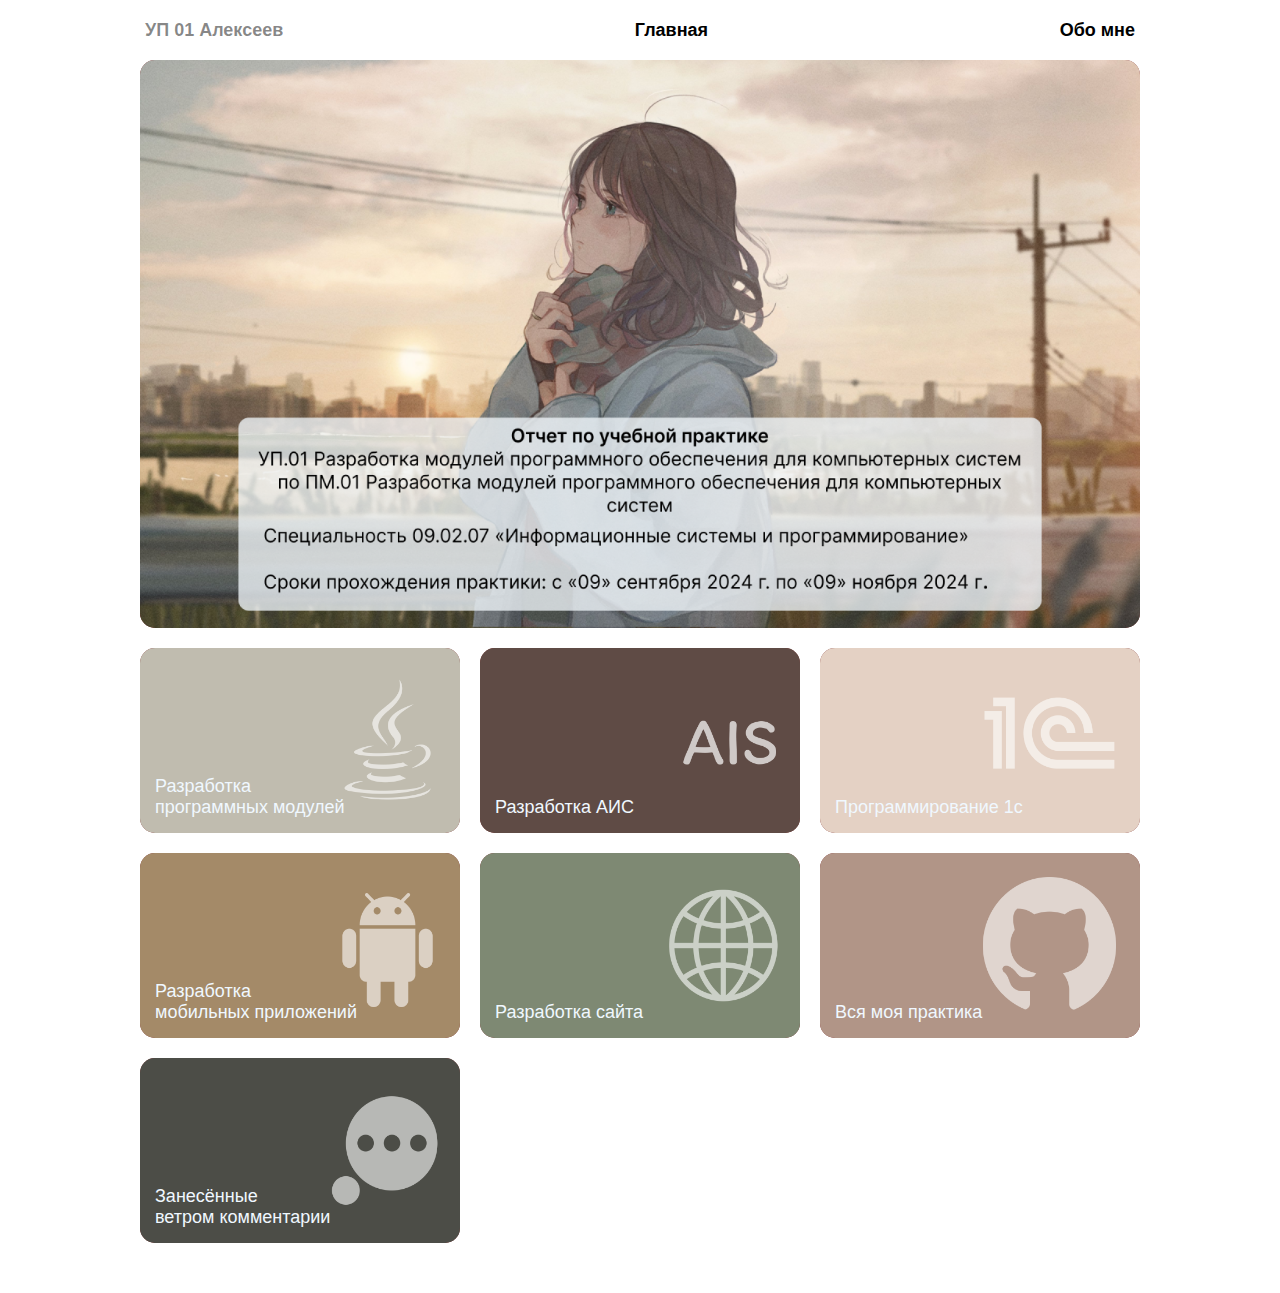
<file: index.html>
<!DOCTYPE html>
<html lang="en">
<head>
    <meta charset="UTF-8">
    <meta name="viewport" content="width=device-width, initial-scale=1.0">
    <title>УП 01 Алексеев - Главная</title>
    <link rel="stylesheet" href="css/main.css">
</head>
<body>
    <header class="menubar">
        <span class="menu-title">УП 01 Алексеев</span>
        <a href="index.html">
            <span class="main">Главная</span>
        </a>
        <a href="about_me.html">
            <span class="aboutMe">Обо мне</span>
        </a>
    </header>

    <div id="content" class="content">
        <section class="grid-root">
            
            <div class="bigCard">
                <a class="card-wrapper">
                    <img class="card-thumbnail" src="img/reportImage.png">
                </a>
            </div>

            <div class="card">
                <a href="modules.html" class="card-wrapper">
                    <img class="card-thumbnail" src="img/icons/module_icon.png">
                    <div class="card-content">
                        Разработка<br/>
                            программных модулей<br/>
                    </div>
                </a>
            </div>

            <div class="card">
                <a href="ais.html" class="card-wrapper">
                    <img class="card-thumbnail" src="img/icons/ais_icon.png">
                    <div class="card-content">
                        Разработка АИС
                    </div>
                </a>
            </div>
            
            <div class="card">
                <a href="1с.html" class="card-wrapper">
                    <img class="card-thumbnail" src="img/icons/1c_icon.png">
                    <div class="card-content">
                        Программирование 1с
                    </div>
                </a>
            </div>

            <div class="card">
                <a href="mobile_app.html" class="card-wrapper">
                    <img class="card-thumbnail" src="img/icons/mobile_icon.png">
                    <div class="card-content">
                        Разработка<br/>
                            мобильных приложений <br/>
                    </div>
                </a>
            </div>

            <div class="card">
                <a href="web.html" class="card-wrapper">
                    <img class="card-thumbnail" src="img/icons/web_icon.png">
                    <div class="card-content">
                        Разработка сайта
                    </div>
                </a>
            </div>

            <div class="card">
                <a href="https://github.com/miryako/practice01/tree/main/готовое" class="card-wrapper">
                    <img class="card-thumbnail" src="img/icons/gitHub_icon.png">
                    <div class="card-content">
                        Вся моя практика
                    </div>
                </a>
            </div>

            <div class="card">
                <a href="comments.html" class="card-wrapper">
                    <img class="card-thumbnail" src="img/icons/comments_icon.png">
                    <div class="card-content">
                        Занесённые<br/>
                        ветром комментарии
                    </div>
                </a>
            </div>

        </section>
    </div>
</body>
</html>
</file>
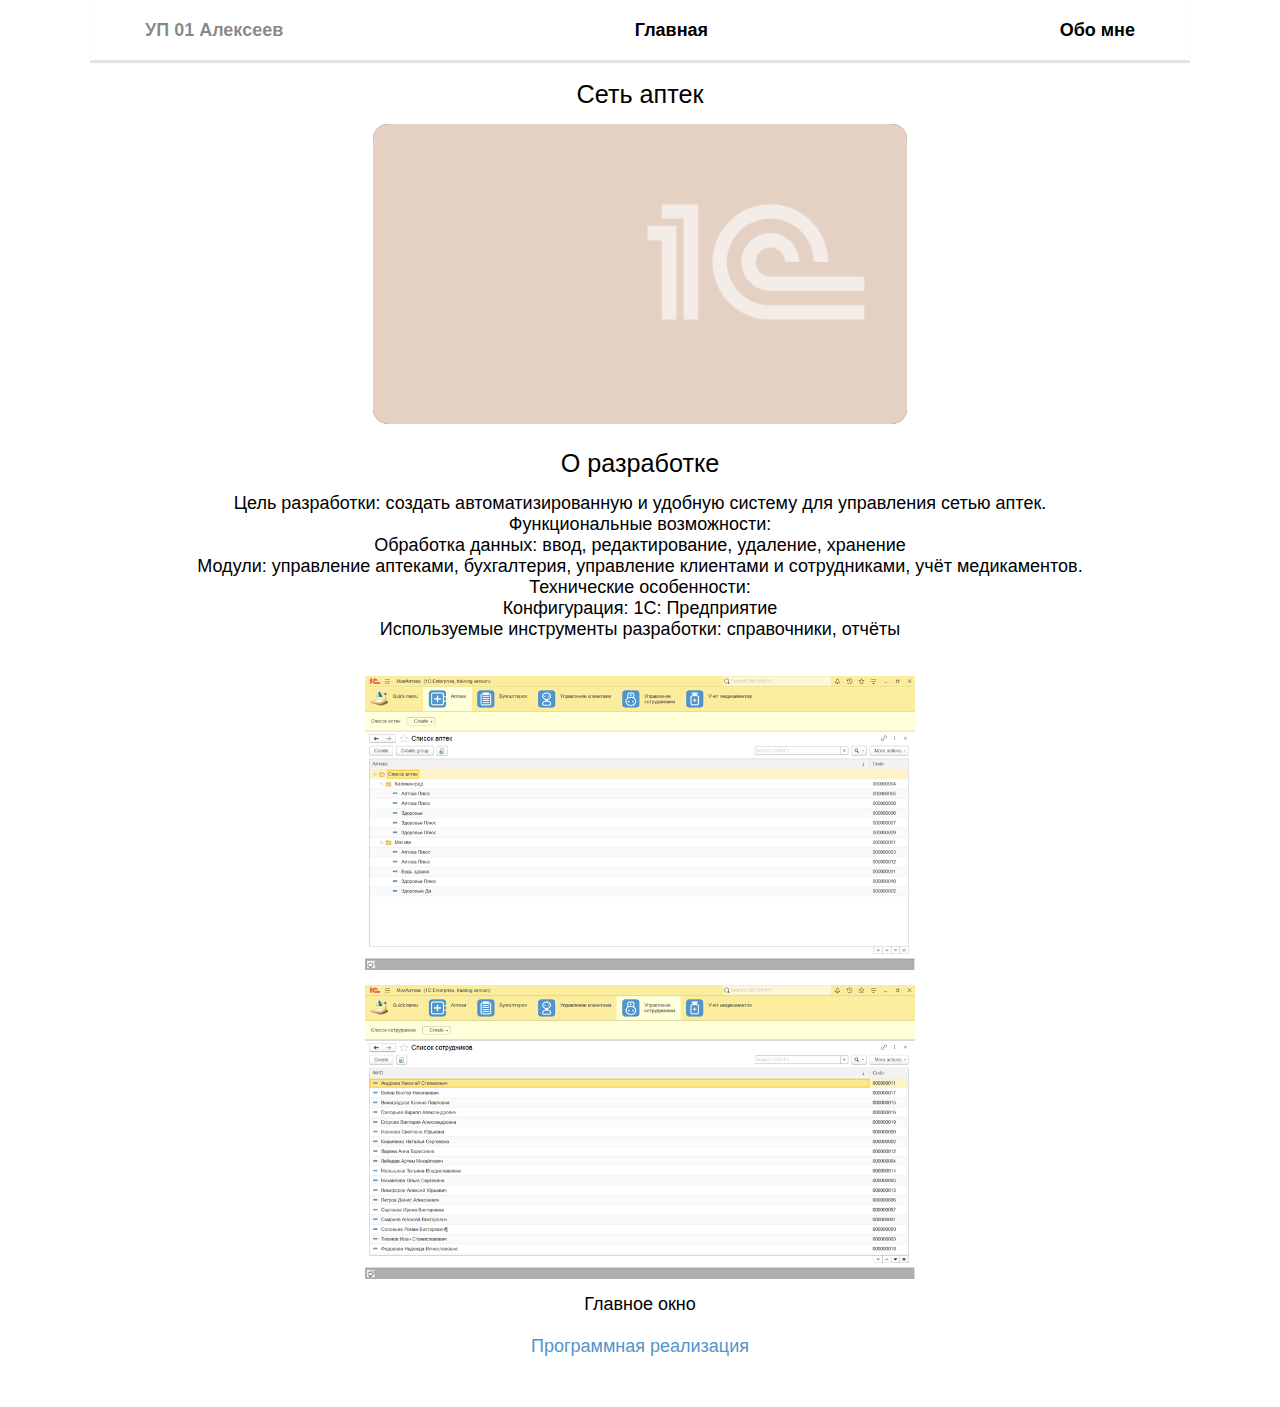
<file: 1с.html>
<!DOCTYPE html>
<html lang="en">
<head>
    <meta charset="UTF-8">
    <meta name="viewport" content="width=device-width, initial-scale=1.0">
    <title>УП 01 Алексеев - 1C</title>
    <link rel="stylesheet" href="css/main.css">
</head>
<body>
    <header class="menubar-shadow">
        <span class="menu-title">УП 01 Алексеев</span>
        <a href="index.html">
            <span class="main">Главная</span>
        </a>
        <a href="about_me.html">
            <span class="aboutMe">Обо мне</span>
        </a>
    </header>


    <div id="content" class="content">
        <ul class="task-list">
            <li>Сеть аптек</li>

            <img class="card-list" src="img/icons/1c_icon.png">

            <div class="task">
                <ul class="task-list">
                    <li>О разработке</li>
                    
                    <li>
                        Цель разработки: создать автоматизированную и удобную систему для управления сетью аптек.<br/>
                        Функциональные возможности: <br/>
                        Обработка данных: ввод, редактирование, удаление, хранение<br/>
                        Модули: управление аптеками, бухгалтерия, управление клиентами и сотрудниками, учёт медикаментов.<br/>
                        Технические особенности:<br/>
                        Конфигурация: 1С: Предприятие<br/>
                        Используемые инструменты разработки: справочники, отчёты<br/>
                        <br/>
                    </li>
        
        
                    <li>
                        <img src="img/1c/result1.png" alt="Picture" class="task-list-image">
                    </li
        
                    <li>
                        <img src="img/1c/result2.png" alt="Picture" class="task-list-image">
                    </li>
        
                    <li>
                        Главное окно<br/>
                        <br/>
                    </li>
        
                    <li>
                        <a class="text-url" href="https://github.com/miryako/practice01/tree/main/готовое/1C">Программная реализация</a>
                    </li>
                </ul>
            </div>

        </ul>
    </div>
</body>
</html>
</file>
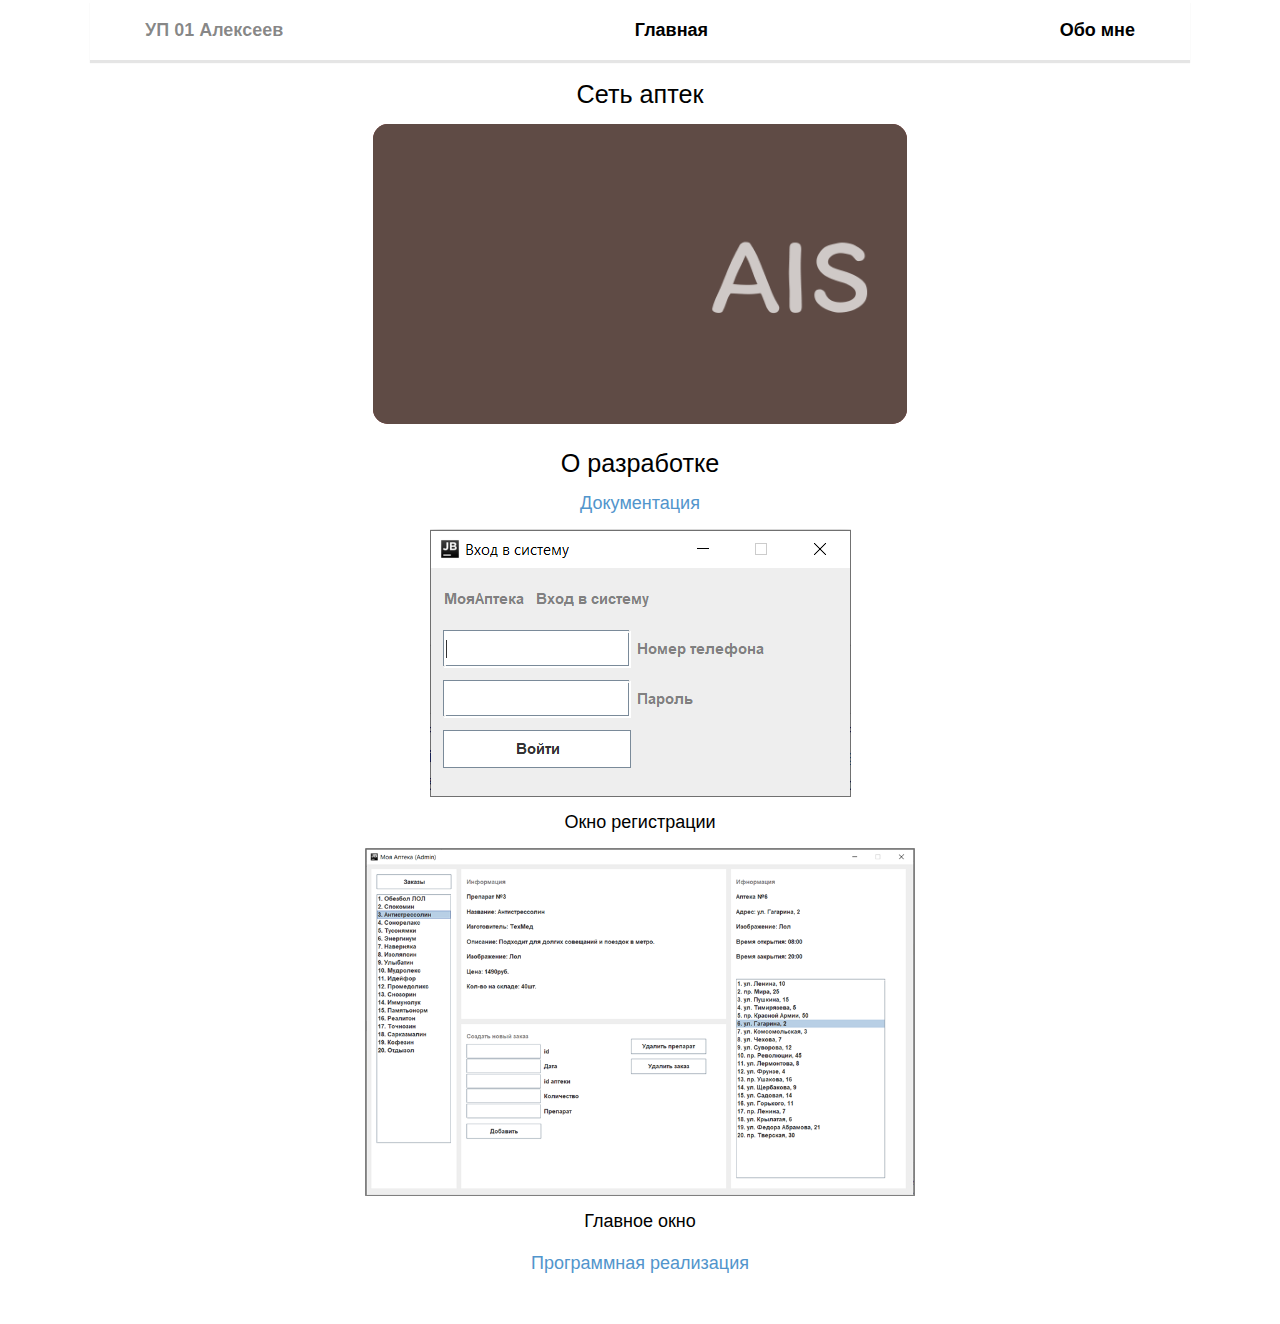
<file: ais.html>
<!DOCTYPE html>
<html lang="en">
<head>
    <meta charset="UTF-8">
    <meta name="viewport" content="width=device-width, initial-scale=1.0">
    <title>УП 01 Алексеев - АИС</title>
    <link rel="stylesheet" href="css/main.css">
</head>
<body>
    <header class="menubar-shadow">
        <span class="menu-title">УП 01 Алексеев</span>
        <a href="index.html">
            <span class="main">Главная</span>
        </a>
        <a href="about_me.html">
            <span class="aboutMe">Обо мне</span>
        </a>
    </header>

    <div id="content" class="content">
        <ul class="task-list">
            <li>Сеть аптек</li>

            <img class="card-list" src="img/icons/ais_icon.png">

            <div class="task">
                <ul class="task-list">
                    <li>О разработке</li>
                    
                    <li>
                        <a class="text-url" href="https://github.com/miryako/practice01/blob/main/готовое/AIS/Документация.docx">Документация</a>
                    </li>
        
                    <li>
                        <img src="img/AIS/result1.png" alt="Picture" class="task-list-image">
                    </li>
        
                    <li>
                        Окно регистрации
                    </li>
        
                    <li>
                        <img src="img/AIS/result2.png" alt="Picture" class="task-list-image">
                    </li>
        
                    <li>
                        Главное окно<br/>
                        <br/>
                    </li>
        
                    <li>
                        <a class="text-url" href="https://github.com/miryako/practice01/tree/main/готовое/AIS/Реализация">Программная реализация</a>
                    </li>
                </ul>
            </div>

        </ul>
    </div>
</body>
</html>
</file>
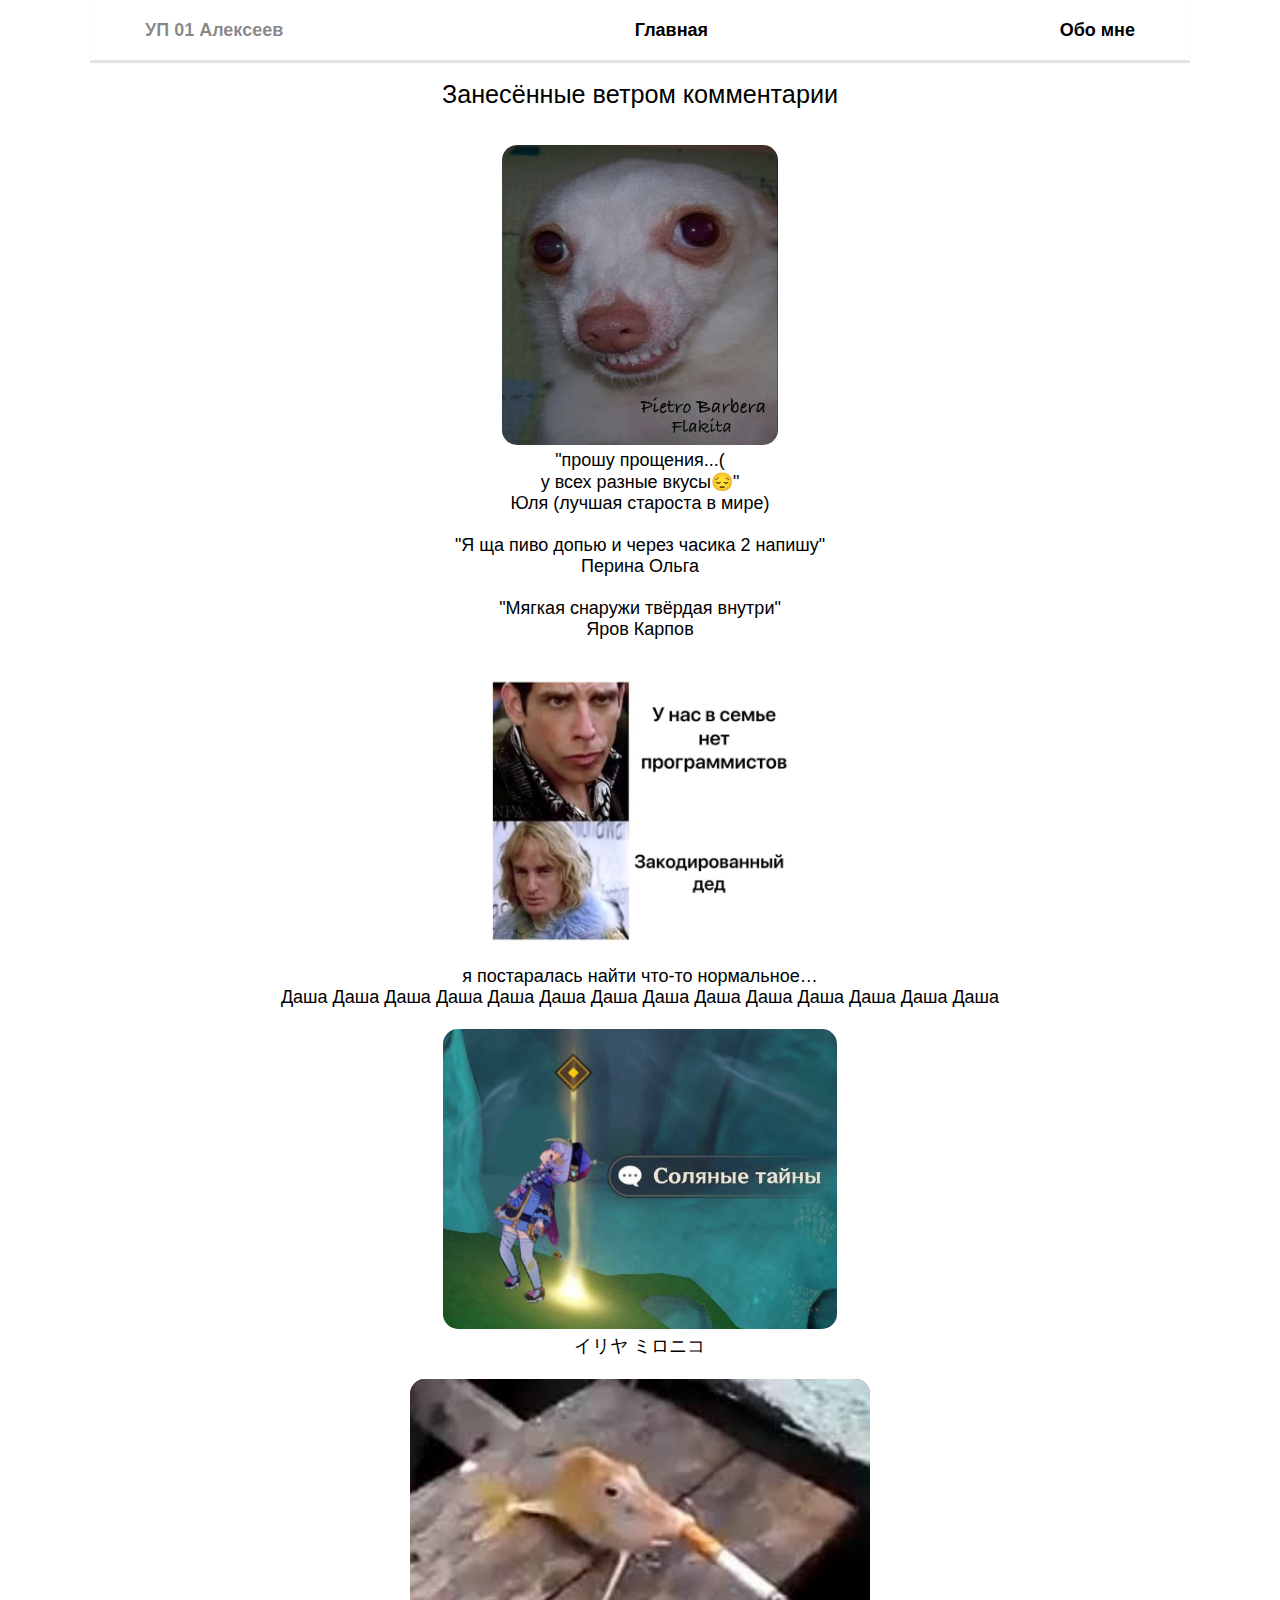
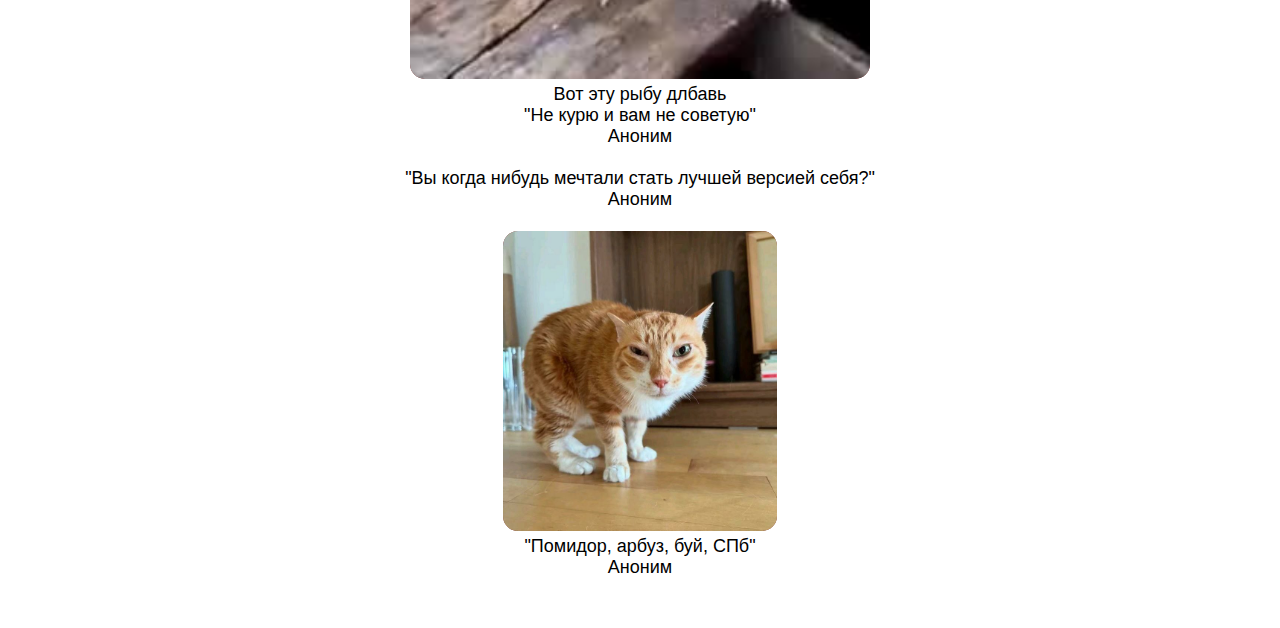
<file: comments.html>
<!DOCTYPE html>
<html lang="en">
<head>
    <meta charset="UTF-8">
    <meta name="viewport" content="width=device-width, initial-scale=1.0">
    <title>УП 01 Алексеев - Комментарии</title>
    <link rel="stylesheet" href="css/main.css">
</head>
<body>
    <header class="menubar-shadow">
        <span class="menu-title">УП 01 Алексеев</span>
        <a href="index.html">
            <span class="main">Главная</span>
        </a>
        <a href="about_me.html">
            <span class="aboutMe">Обо мне</span>
        </a>
    </header>
    
    <div id="content" class="content">
        <ul class="task-list">
            <div class="task">
                <ul class="task-list">
                    <li>Занесённые ветром комментарии</li>

                    <li>
                        <br/>
                        <img src="img/pictures/photo4.jpg" alt="Picture" class="card-list"><br/>
                        "прошу прощения...(<br/>
                        у всех разные вкусы😔"<br/>
                        Юля (лучшая староста в мире)<br/>
                    </li>

                    <li>
                        <br/>
                        "Я ща пиво допью и через часика 2 напишу"<br/>
                        Перина Ольга<br/>
                    </li>

                    <li>
                        <br/>
                        "Мягкая снаружи твёрдая внутри"<br/>
                        Яров Карпов<br/>
                    </li>

                    <li>
                        <br/>
                        <img src="img/pictures/photo2.jpg" alt="Picture" class="card-list"><br/>
                        я постаралась найти что-то нормальное…<br/>
                        Даша Даша Даша Даша Даша Даша Даша Даша Даша Даша Даша Даша Даша Даша<br/>
                    </li>

                    <li>
                        <br/>
                        <img src="img/pictures/photo3.jpg" alt="Picture" class="card-list"><br/>
                        イリヤ ミロニコ<br/>
                    </li>
        
                    <li>
                        <br/>
                        <img src="img/pictures/egor.png" alt="Picture" class="card-list"><br/>
                        Вот эту рыбу длбавь<br/>
                        "Не курю и вам не советую"<br/>
                        Аноним<br/>
                    </li>
        
                    <li>
                        <br/>
                        "Вы когда нибудь мечтали стать лучшей версией себя?"<br/>
                        Аноним<br/>
                    </li>

                    <li>
                        <br/>
                        <img src="img/pictures/photo1.jpg" alt="Picture" class="card-list"><br/>
                        "Помидор, арбуз, буй, СПб"<br/>
                        Аноним<br/>
                    </li>

                    
      
                </ul>
            </div>
        </ul>
    </div>
</body>
</html>
</file>
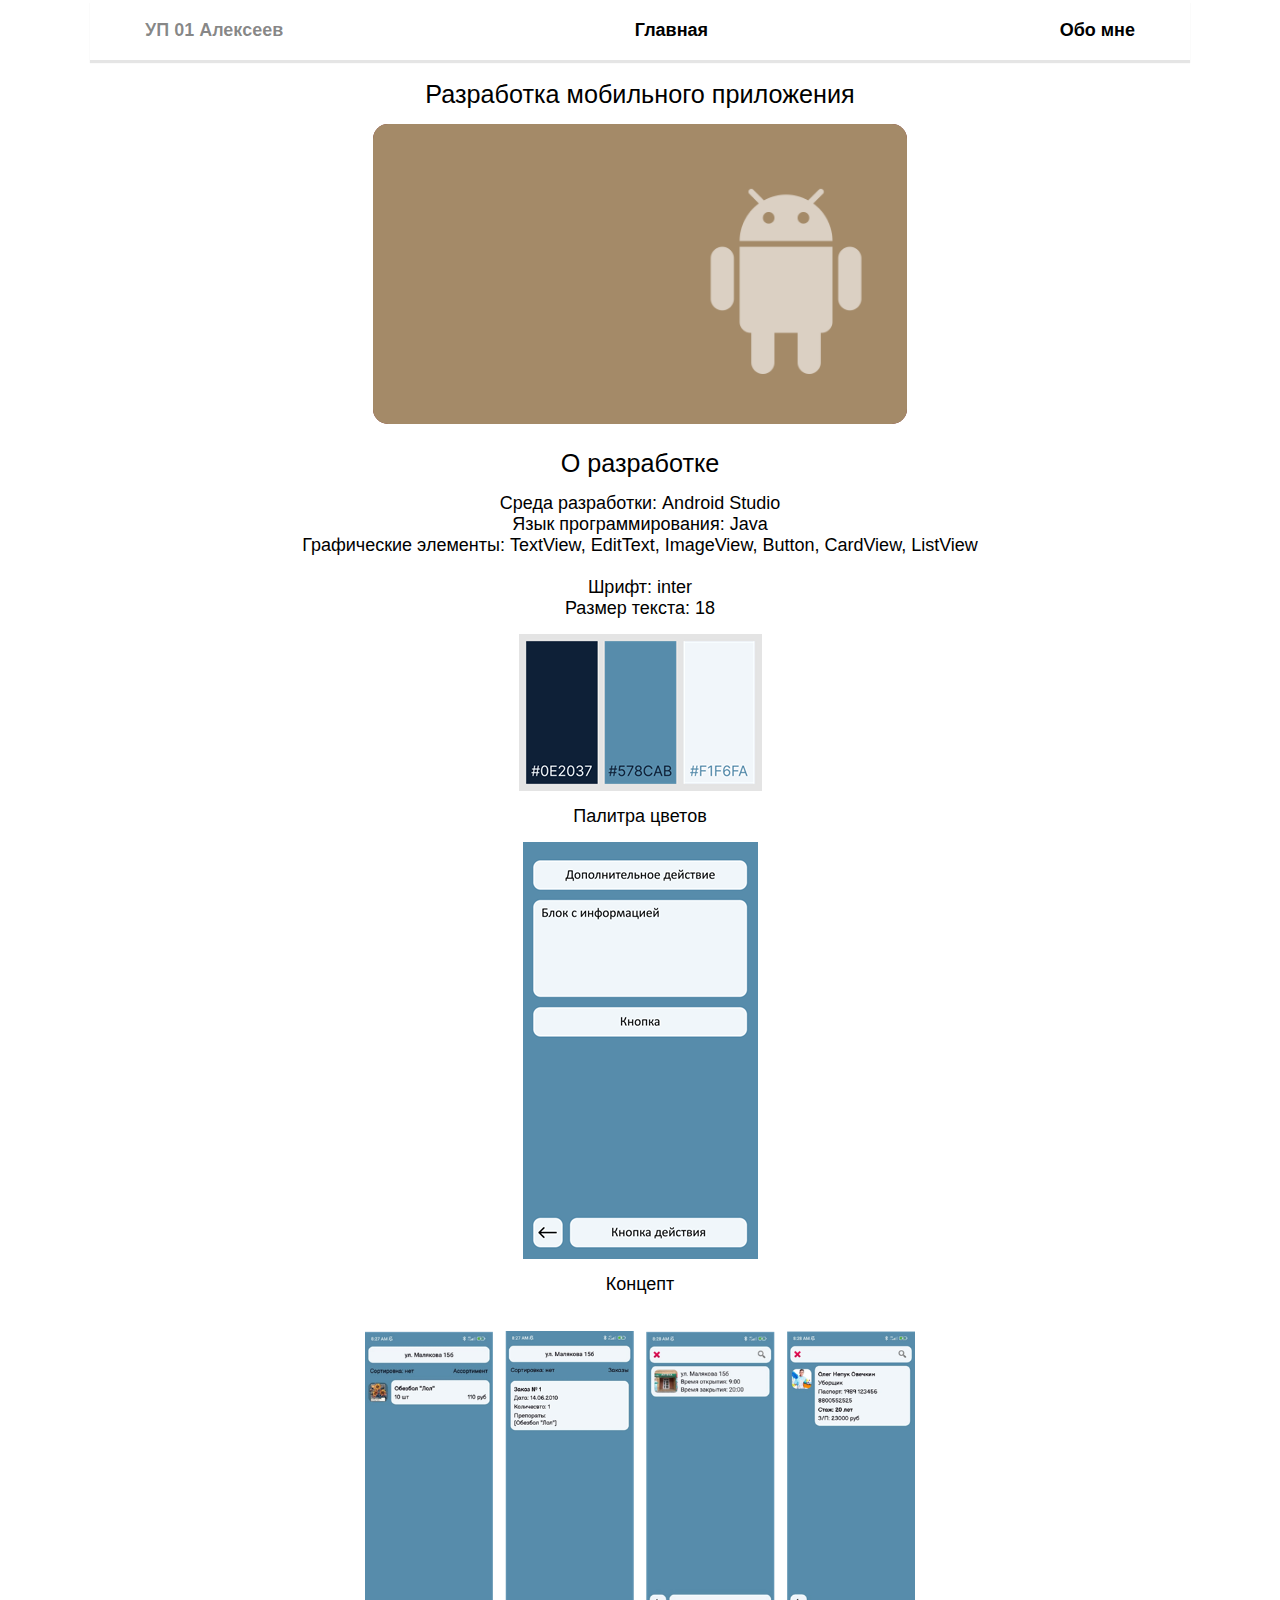
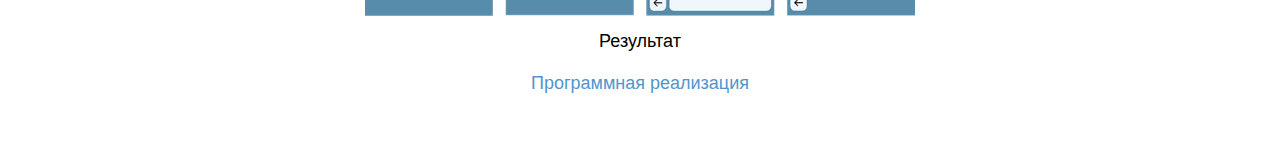
<file: mobile_app.html>
<!DOCTYPE html>
<html lang="en">
<head>
    <meta charset="UTF-8">
    <meta name="viewport" content="width=device-width, initial-scale=1.0">
    <title>УП 01 Алексеев - Мобильные</title>
    <link rel="stylesheet" href="css/main.css">
</head>
<body>
    <header class="menubar-shadow">
        <span class="menu-title">УП 01 Алексеев</span>
        <a href="index.html">
            <span class="main">Главная</span>
        </a>
        <a href="about_me.html">
            <span class="aboutMe">Обо мне</span>
        </a>
    </header>

    <div id="content" class="content">
        <ul class="task-list">
            <li>Разработка мобильного приложения</li>

            <img class="card-list" src="img/icons/mobile_icon.png">

            <div class="task">
                <ul class="task-list">
                    <li>О разработке</li>
                    
                    <li>
                        Среда разработки: Android Studio<br/>
                            Язык программирования: Java<br/>
                            Графические элементы: TextView, EditText, ImageView, Button, CardView, ListView <br/>
                            <br/>
                    </li>
        
                    <li>
                        Шрифт: inter<br/>
                        Размер текста: 18
                    </li>
        
                    <li>
                        <img src="img/mobile/palitra.png" alt="Picture" class="task-list-image">
                    </li>
        
                    <li>
                        Палитра цветов
                    </li>
        
                    <li>
                        <img src="img/mobile/concept.png" alt="Picture" class="task-list-image">
                    </li>
        
                    <li>
                        Концепт<br/>
                        <br/>
                    </li>
        
                    <li>
                        <img src="img/mobile/result1.png" alt="Picture" class="task-list-image">
                    </li>
        
                    <li>
                        Результат<br/>
                        <br/>
                    </li>
        
                    <li>
                        <a class="text-url" href="https://github.com/miryako/practice01/tree/main/готовое/Mobile%20app">Программная реализация</a>
                    </li>
                </ul>
            </div>

            

        </ul>
    </div>

</body>
</html>
</file>
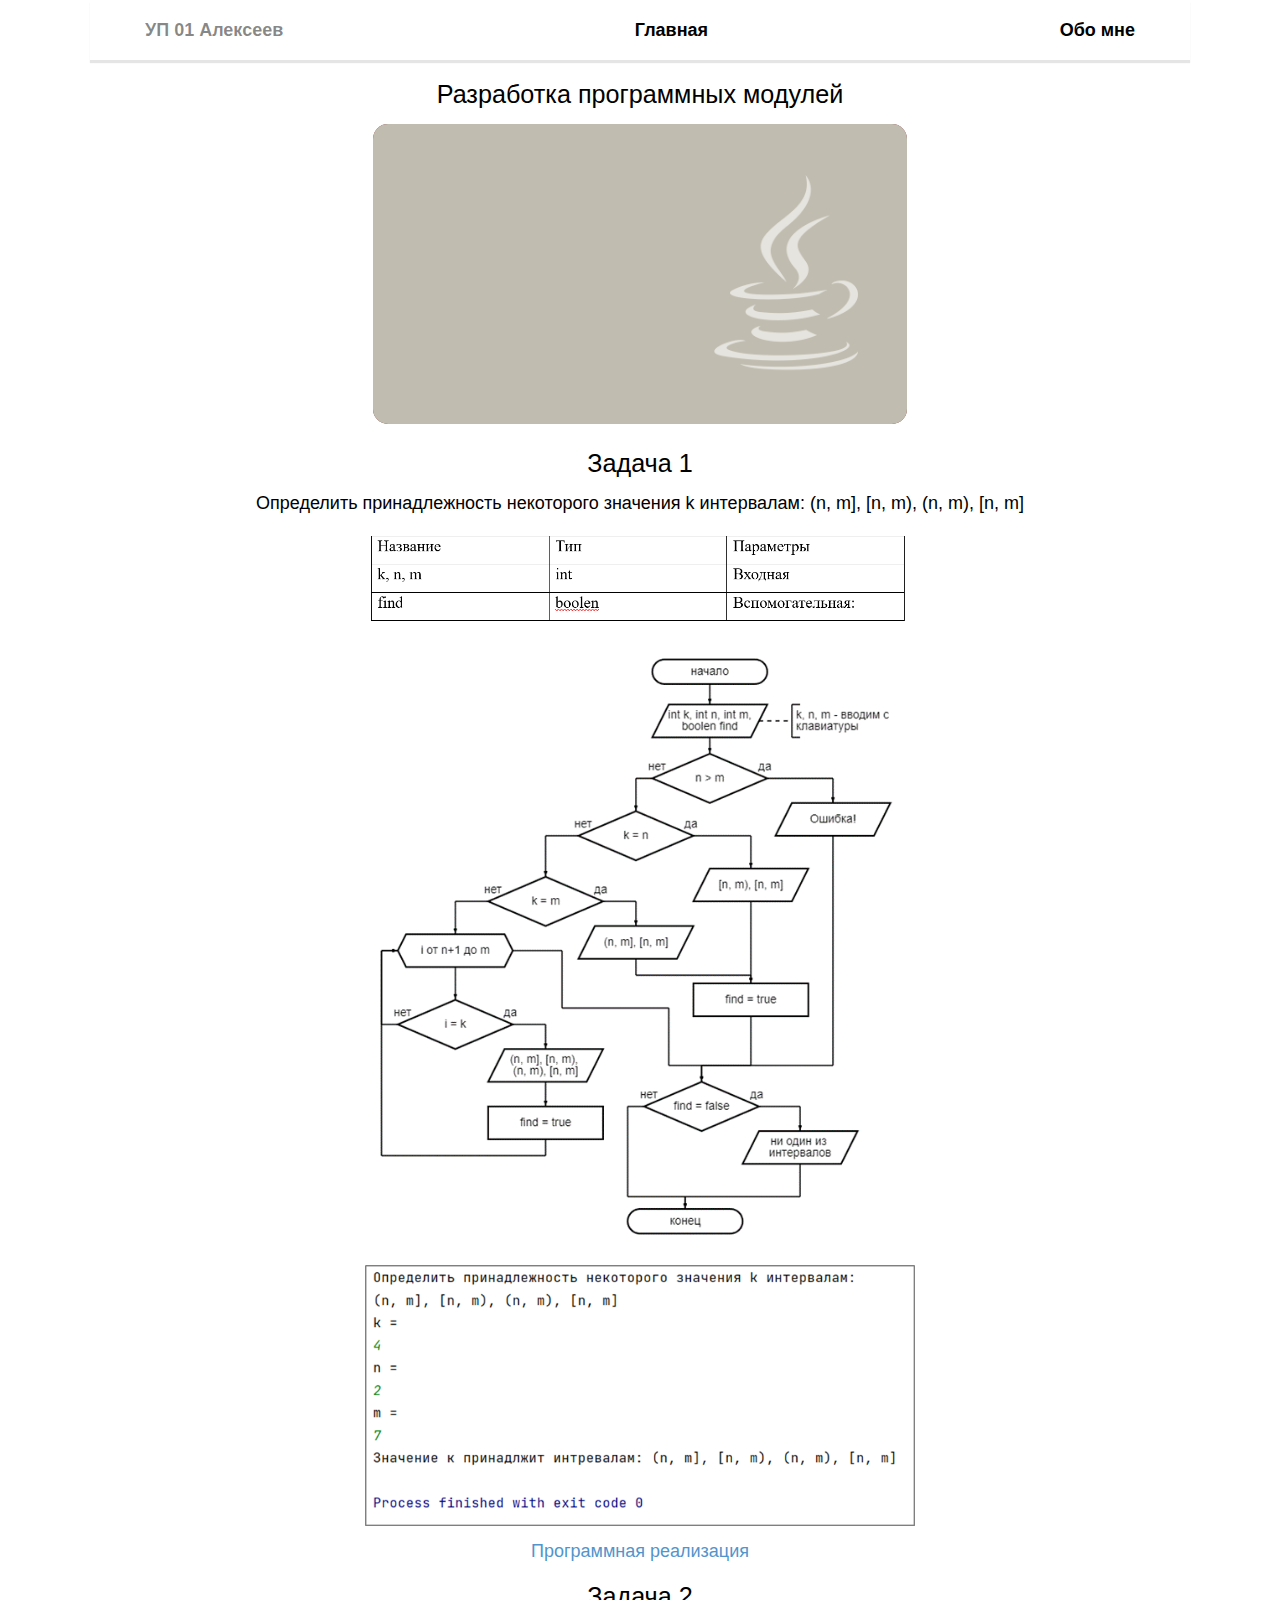
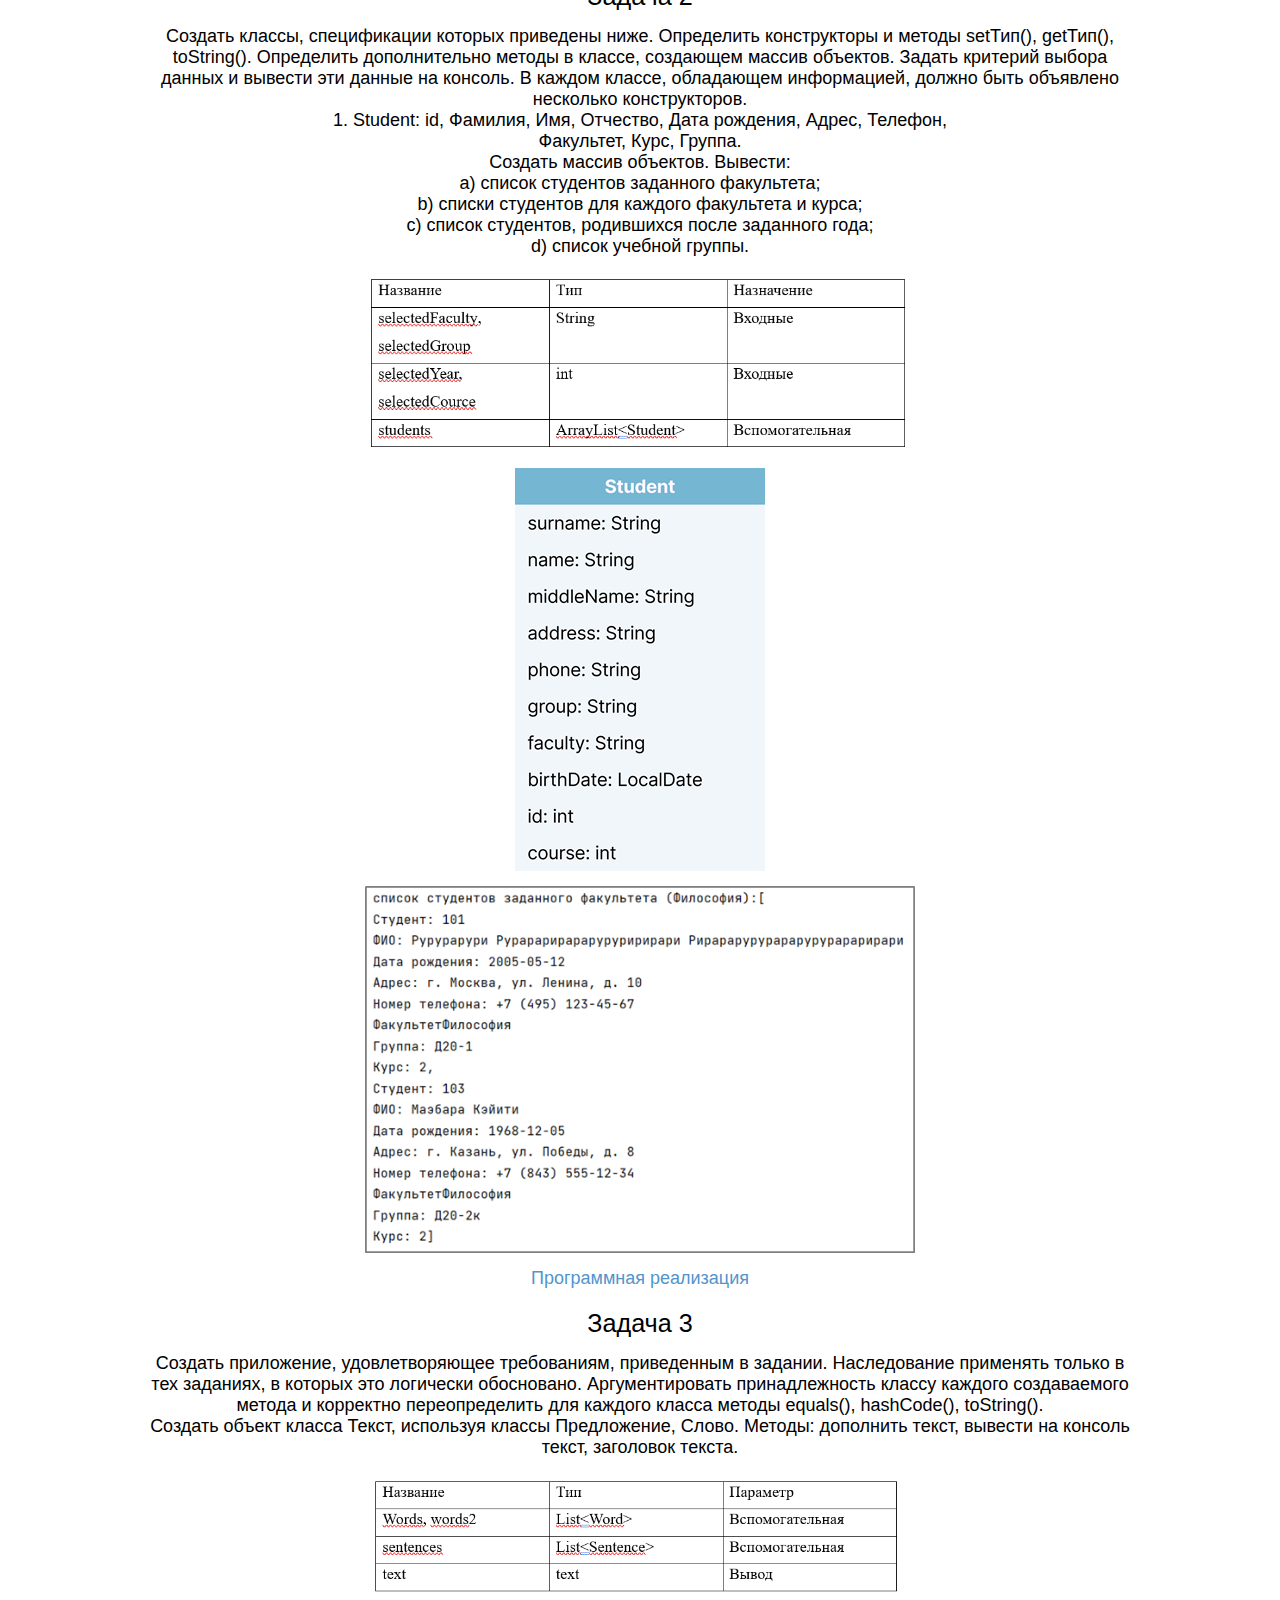
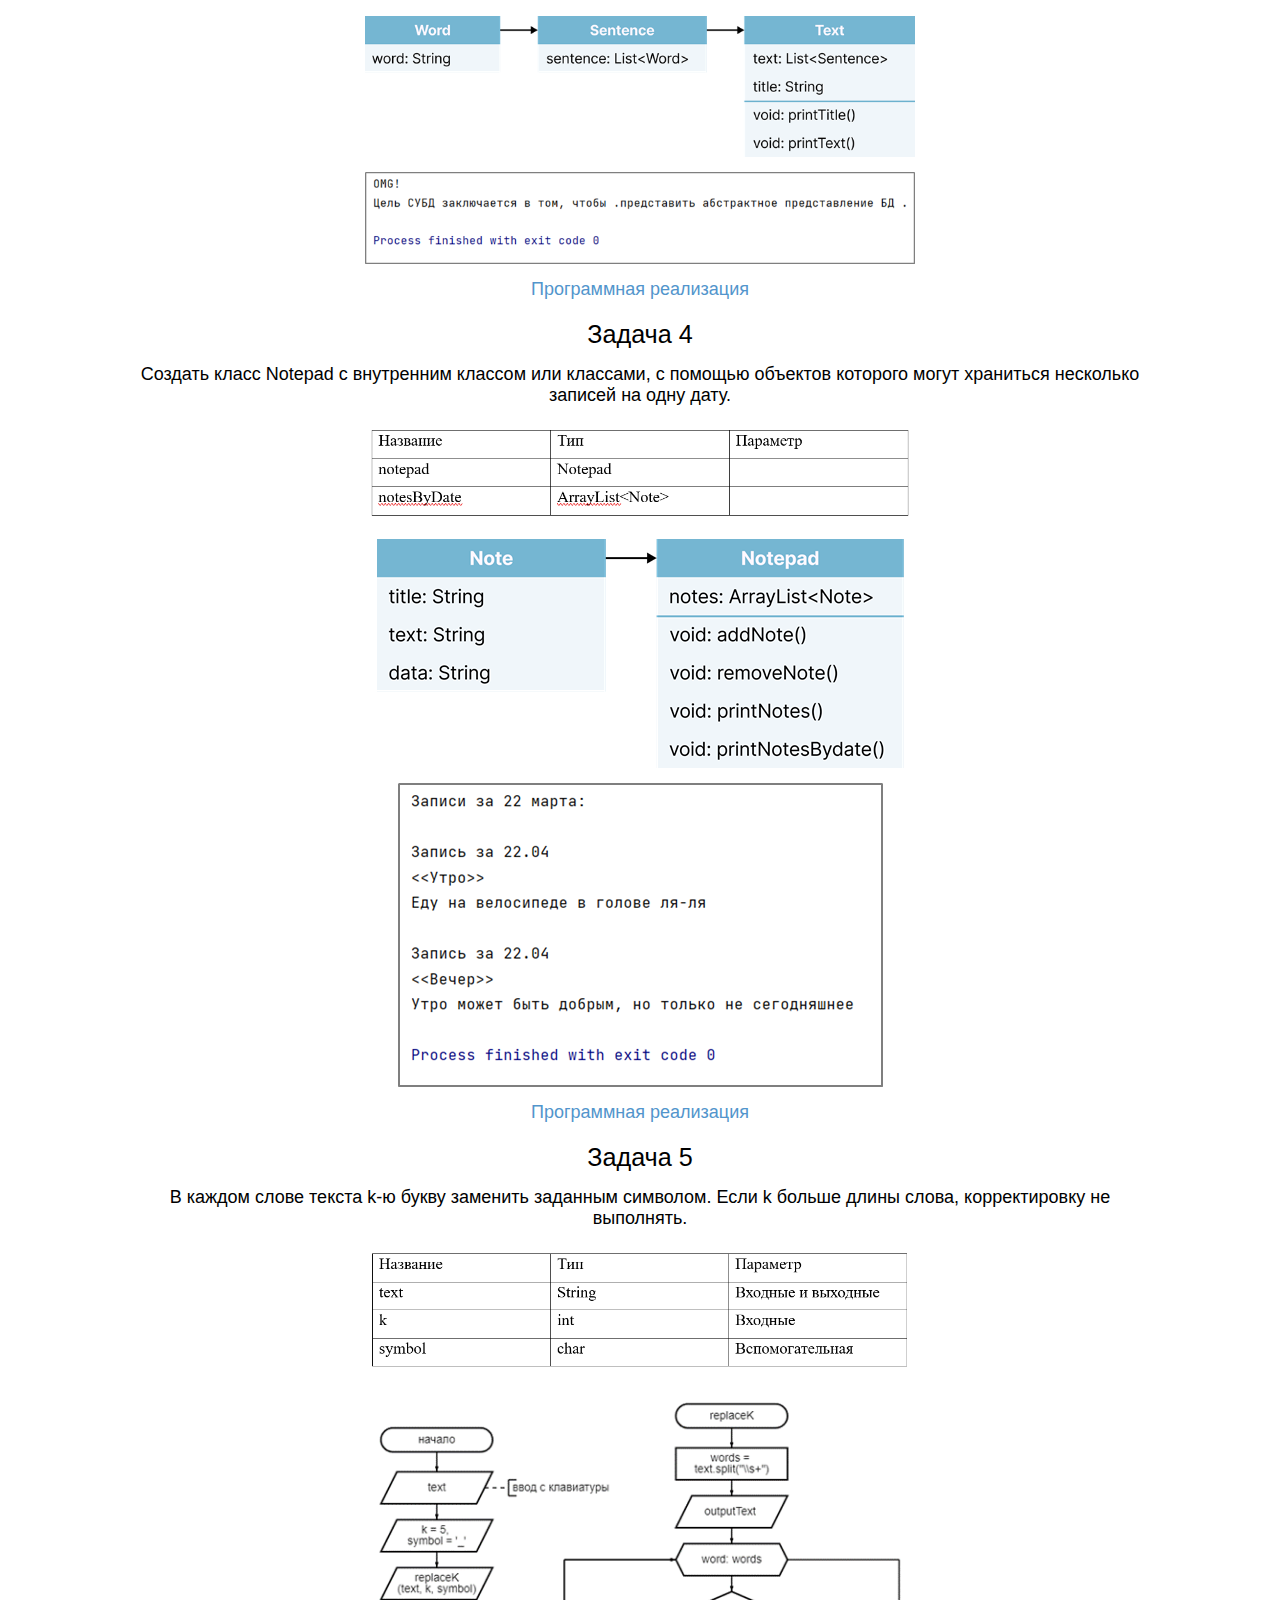
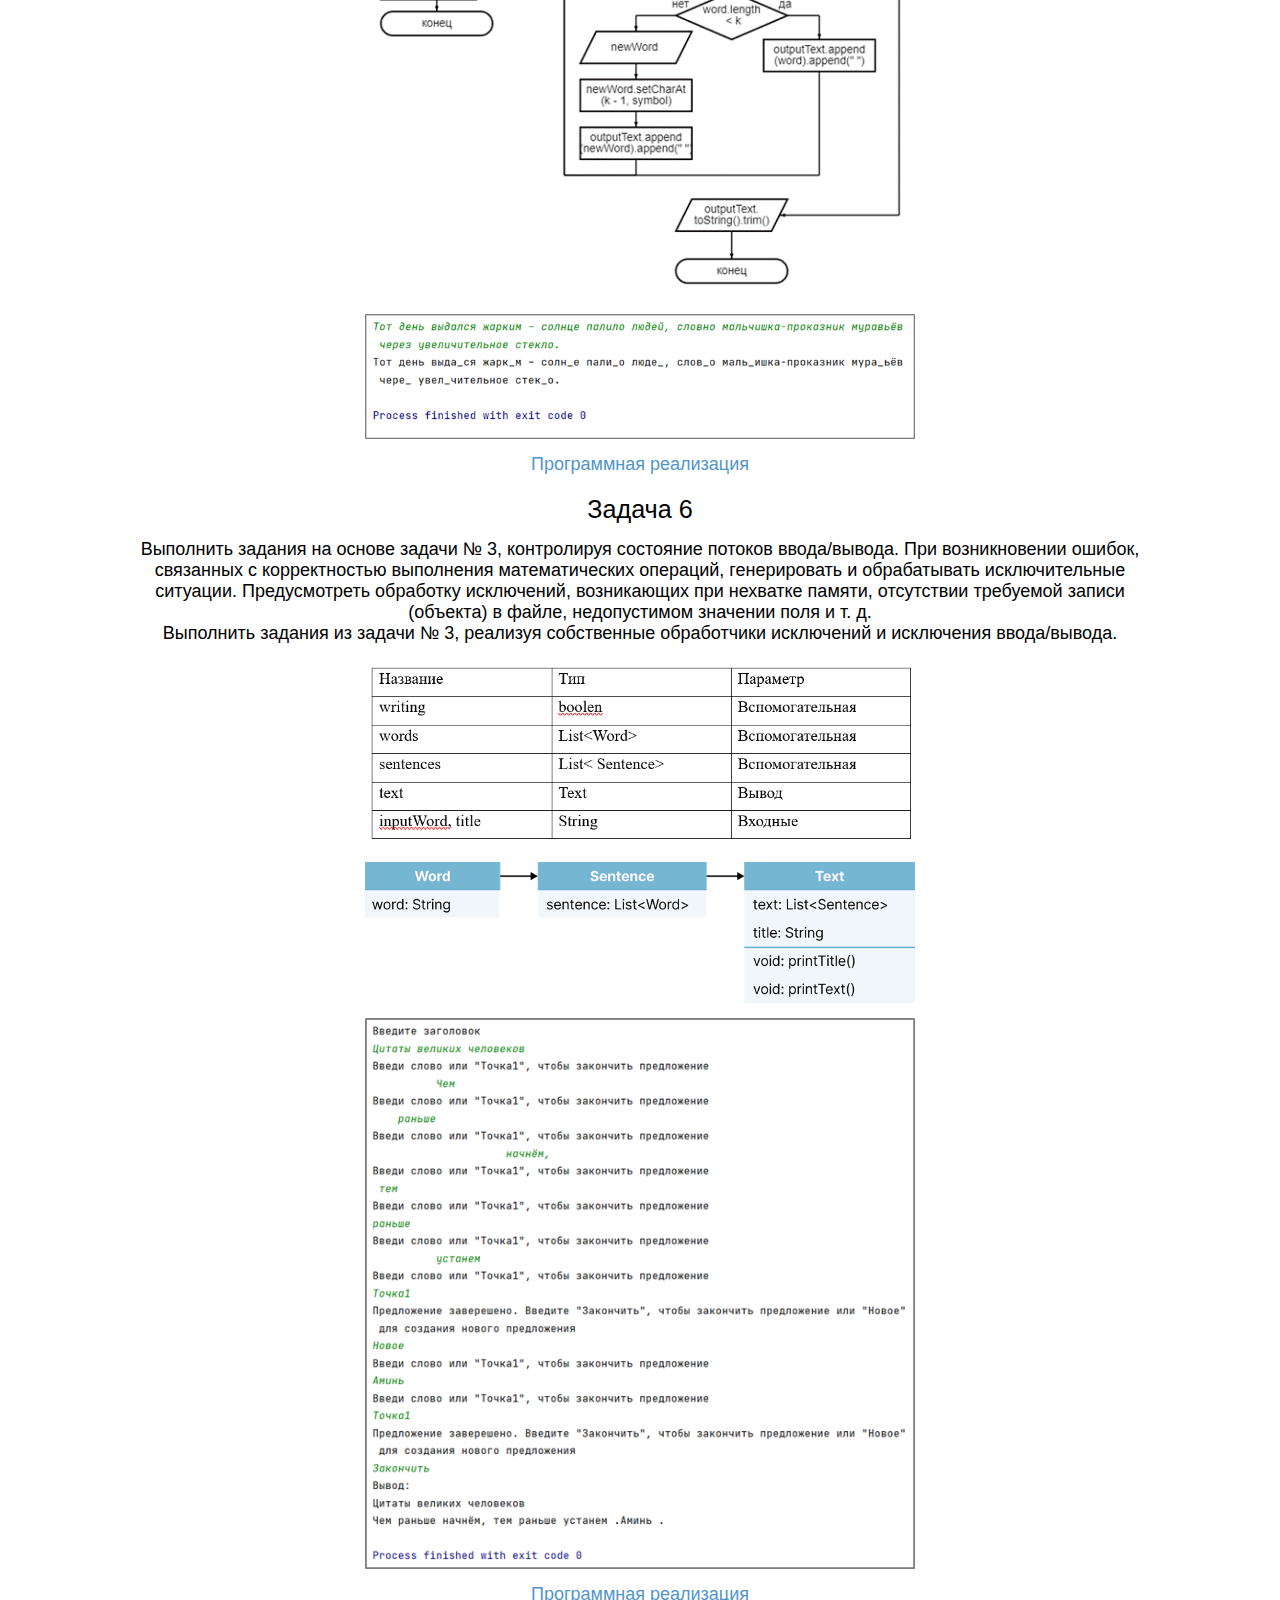
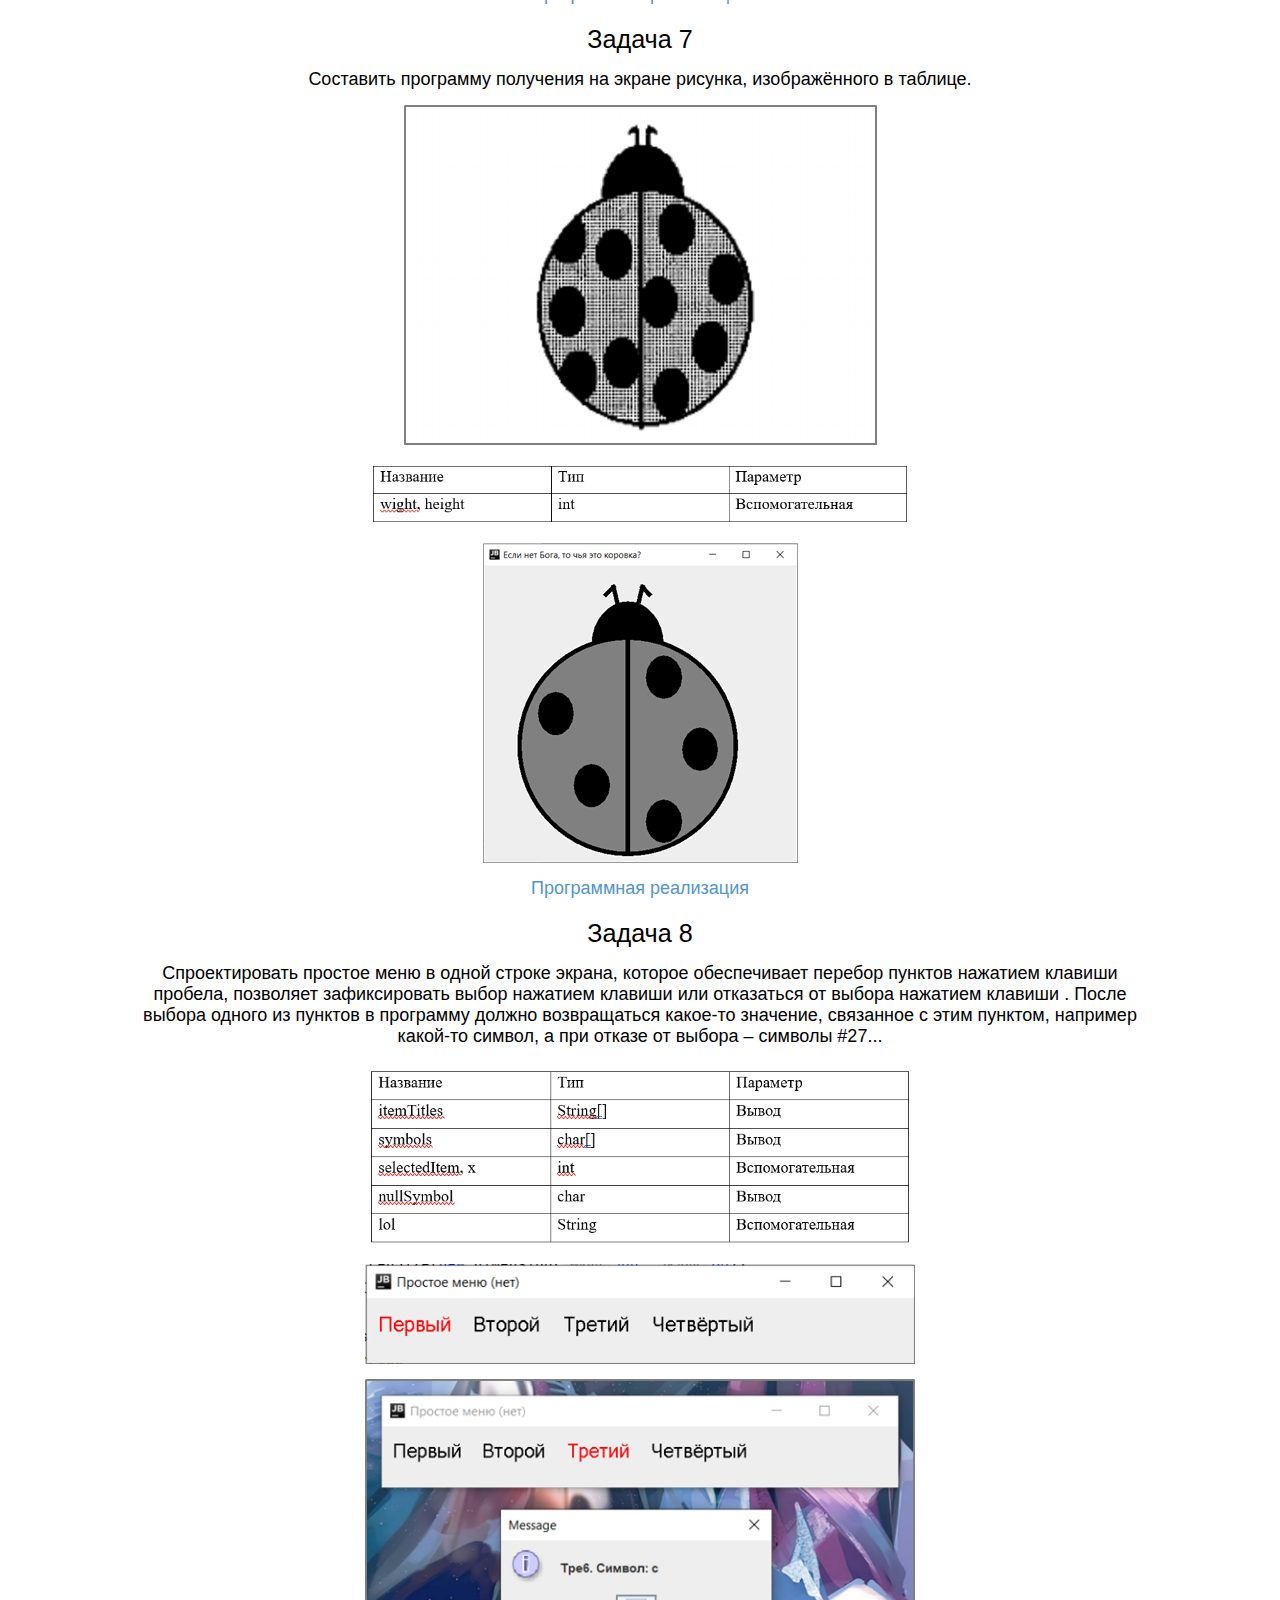
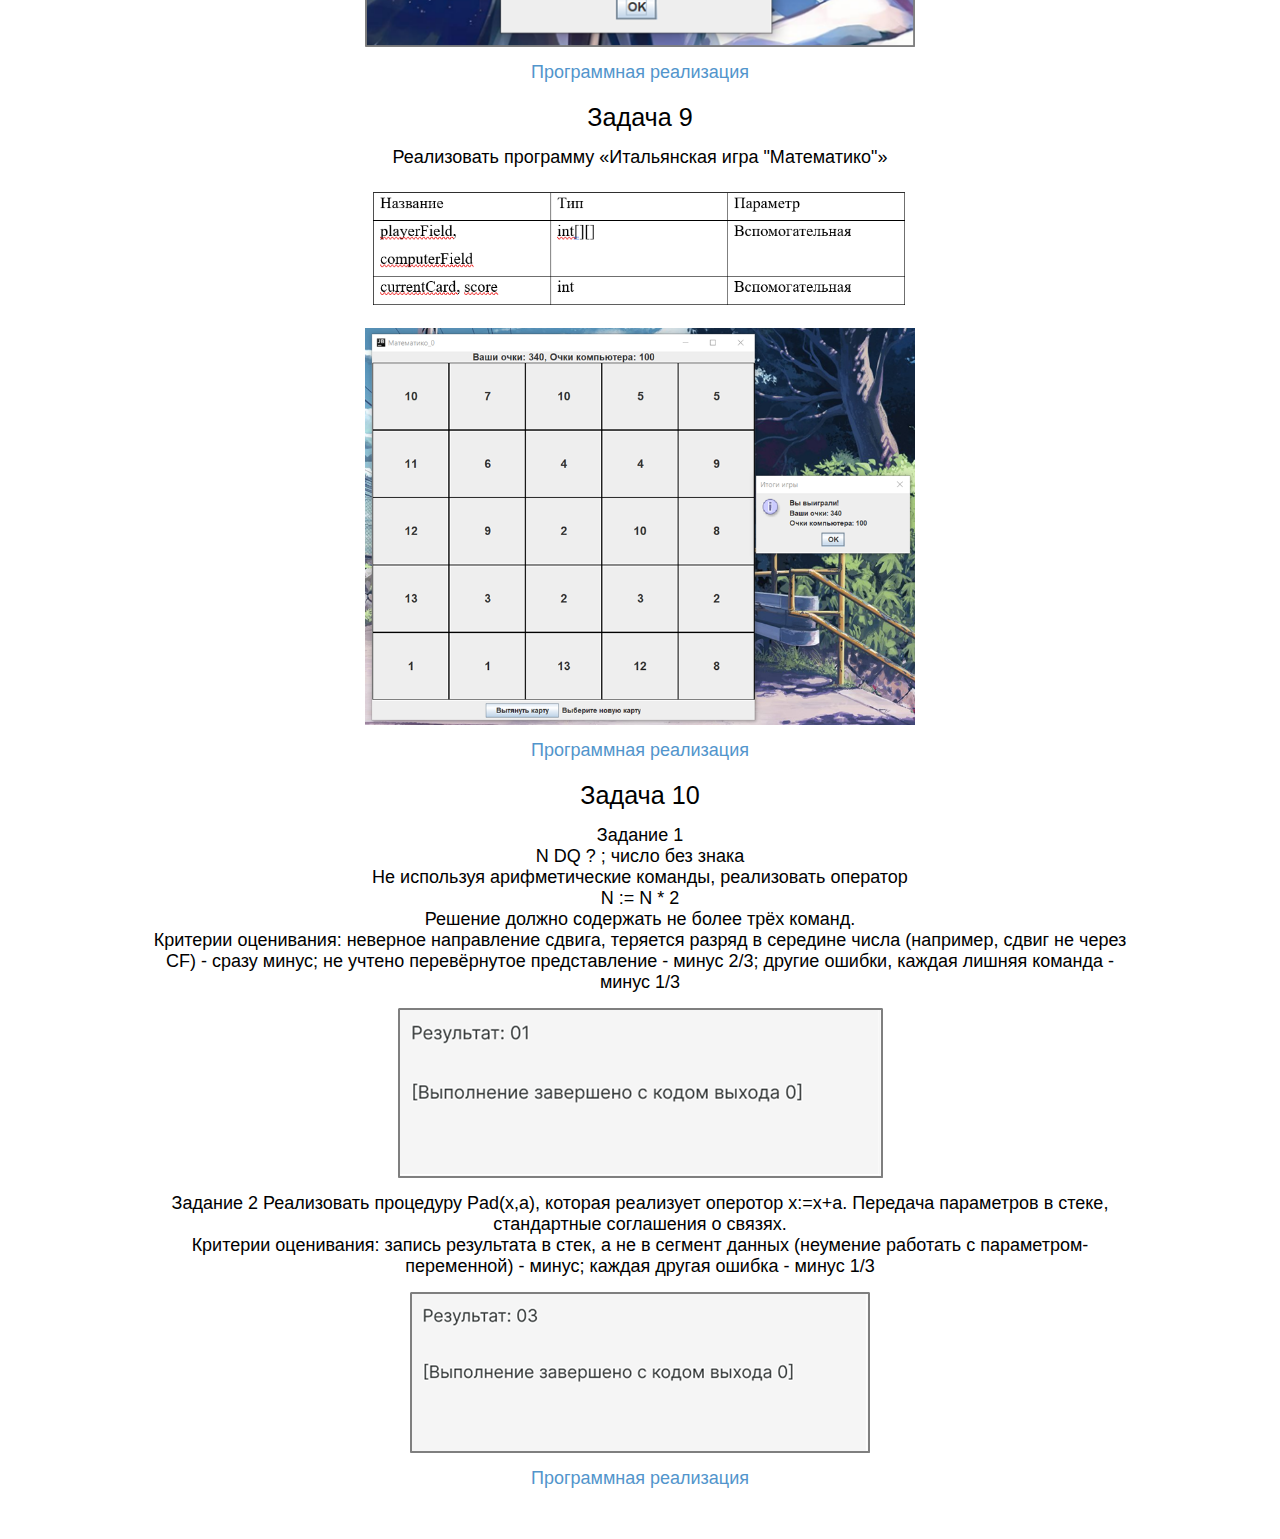
<file: modules.html>
<!DOCTYPE html>
<html lang="en">
<head>
    <meta charset="UTF-8">
    <meta name="viewport" content="width=device-width, initial-scale=1.0">
    <title>УП 01 Алексеев - Модули</title>
    <link rel="stylesheet" href="css/main.css">
</head>
<body>
    <header class="menubar-shadow">
        <span class="menu-title">УП 01 Алексеев</span>
        <a href="index.html">
            <span class="main">Главная</span>
        </a>
        <a href="about_me.html">
            <span class="aboutMe">Обо мне</span>
        </a>
    </header>

    <div id="content" class="content">
        <ul class="task-list">
            <li>Разработка программных модулей</li>

            <img class="card-list" src="img/icons/module_icon.png">
            
            <div class="task">
                <ul class="task-list">
                    <li>Задача 1</li>
                    <li>Определить принадлежность некоторого значения k интервалам:
                    (n, m], [n, m), (n, m), [n, m]</li>
                    <li>
                        <img src="img/modules/1/table.png" alt="Picture" class="task-list-image">
                    </li>
                    <li>
                        <img src="img/modules/1/block_diagram.png" alt="Picture" class="task-list-image">
                    </li>
                    <li>
                        <img src="img/modules/1/result.png" alt="Picture" class="task-list-image">
                    </li>
                    <li>
                        <a class="text-url" href="https://github.com/miryako/practice01/blob/main/готовое/Разработка%20программных%20модулей/Task1.java">Программная реализация</a>
                    </li>
                    
                </ul>
            </div>

            <div class="task">
                <ul class="task-list">
                    <li>Задача 2</li>
                    <li>Создать классы, спецификации которых приведены ниже. Определить конструкторы и методы setТип(), getТип(), toString(). Определить дополнительно методы в классе, создающем массив объектов. Задать критерий выбора данных и вывести эти данные на консоль. В каждом классе, обладающем информацией, должно быть объявлено несколько конструкторов.<br/> 
                        1. Student: id, Фамилия, Имя, Отчество, Дата рождения, Адрес, Телефон,<br/>
                        Факультет, Курс, Группа.<br/>
                        Создать массив объектов. Вывести:<br/>
                        a) список студентов заданного факультета;<br/>
                        b) списки студентов для каждого факультета и курса;<br/>
                        c) список студентов, родившихся после заданного года;<br/>
                        d) список учебной группы.
                        </li>
                    <li>
                        <img src="img/modules/2/table.png" alt="Picture" class="task-list-image">
                    </li>
                    <li>
                        <img src="img/modules/2/class.png" alt="Picture" class="task-list-image">
                    </li>
                    <li>
                        <img src="img/modules/2/result.png" alt="Picture" class="task-list-image">
                    </li>
                    <li>
                        <a class="text-url" href="https://github.com/miryako/practice01/blob/main/готовое/Разработка%20программных%20модулей/Task2.java">Программная реализация</a>
                    </li>
                    
                </ul>
            </div>


            <div class="task">
                <ul class="task-list">
                    <li>Задача 3</li>
                    <li>Создать приложение, удовлетворяющее требованиям, приведенным в задании. Наследование применять только в тех заданиях, в которых это логически обосновано. Аргументировать принадлежность классу каждого создаваемого метода и корректно переопределить для каждого класса методы equals(), hashCode(), toString().<br/>
                        Создать объект класса Текст, используя классы Предложение, Слово. Методы: дополнить текст, вывести на консоль текст, заголовок текста.                         
                        </li>
                    <li>
                        <img src="img/modules/3/table.png" alt="Picture" class="task-list-image">
                    </li>
                    <li>
                        <img src="img/modules/3/clases.png" alt="Picture" class="task-list-image">
                    </li>
                    <li>
                        <img src="img/modules/3/result.png" alt="Picture" class="task-list-image">
                    </li>
                    <li>
                        <a class="text-url" href="https://github.com/miryako/practice01/blob/main/готовое/Разработка%20программных%20модулей/Text.java">Программная реализация</a>
                    </li>
                    
                </ul>
            </div>

            <div class="task">
                <ul class="task-list">
                    <li>Задача 4</li>
                    <li>Создать класс Notepad с внутренним классом или классами, с помощью объектов которого могут храниться несколько записей на одну дату.</li>
                    <li>
                        <img src="img/modules/4/table.png" alt="Picture" class="task-list-image">
                    </li>
                    <li>
                        <img src="img/modules/4/classes.png" alt="Picture" class="task-list-image">
                    </li>
                    <li>
                        <img src="img/modules/4/result.png" alt="Picture" class="task-list-image">
                    </li>
                    <li>
                        <a class="text-url" href="https://github.com/miryako/practice01/blob/main/готовое/Разработка%20программных%20модулей/Notepad.java">Программная реализация</a>
                    </li>
                    
                </ul>
            </div>

            <div class="task">
                <ul class="task-list">
                    <li>Задача 5</li>
                    <li>В каждом слове текста k-ю букву заменить заданным символом. Если k больше длины слова, корректировку не выполнять.
                    </li>
                    <li>
                        <img src="img/modules/5/table.png" alt="Picture" class="task-list-image">
                    </li>
                    <li>
                        <img src="img/modules/5/block-diagram.png" alt="Picture" class="task-list-image">
                    </li>
                    <li>
                        <img src="img/modules/5/result.png" alt="Picture" class="task-list-image">
                    </li>
                    <li>
                        <a class="text-url" href="https://github.com/miryako/practice01/blob/main/готовое/Разработка%20программных%20модулей/Task5.java">Программная реализация</a>
                    </li>
                    
                </ul>
            </div>

            <div class="task">
                <ul class="task-list">
                    <li>Задача 6</li>
                    <li>Выполнить задания на основе задачи № 3, контролируя состояние потоков ввода/вывода. При возникновении ошибок, связанных с корректностью выполнения математических операций, генерировать и обрабатывать исключительные ситуации. Предусмотреть обработку исключений, возникающих при нехватке памяти, отсутствии требуемой записи (объекта) в файле, недопустимом значении поля и т. д. <br/>
                        Выполнить задания из задачи № 3, реализуя собственные обработчики исключений и исключения ввода/вывода.                        
                    </li>
                    <li>
                        <img src="img/modules/6/table.png" alt="Picture" class="task-list-image">
                    </li>
                    <li>
                        <img src="img/modules/6/classes.png" alt="Picture" class="task-list-image">
                    </li>
                    <li>
                        <img src="img/modules/6/result.png" alt="Picture" class="task-list-image">
                    </li>
                    <li>
                        <a class="text-url" href="https://github.com/miryako/practice01/blob/main/готовое/Разработка%20программных%20модулей/TextButBetter.java">Программная реализация</a>
                    </li>
                    
                </ul>
            </div>

            <div class="task">
                <ul class="task-list">
                    <li>Задача 7</li>
                    <li>Составить программу получения на экране рисунка, изображённого в таблице.                      
                    </li>
                    <li>
                        <img src="img/modules/7/task.png" alt="Picture" class="task-list-image">
                    </li>
                    <li>
                        <img src="img/modules/7/table.png" alt="Picture" class="task-list-image">
                    </li>
                    <li>
                        <img src="img/modules/7/result.png" alt="Picture" class="task-list-image">
                    </li>
                    <li>
                        <a class="text-url" href="https://github.com/miryako/practice01/blob/main/готовое/Разработка%20программных%20модулей/Task7.java">Программная реализация</a>
                    </li>
                    
                </ul>
            </div>

            <div class="task">
                <ul class="task-list">
                    <li>Задача 8</li>
                    <li>Спроектировать простое меню в одной строке экрана, которое обеспечивает перебор пунктов нажатием клавиши пробела, позволяет 
                        зафиксировать выбор нажатием клавиши <Enter> или отказаться от выбора нажатием клавиши <Esc>. После выбора одного из 
                            пунктов в программу должно возвращаться какое-то значение, связанное с этим пунктом, например какой-то символ, 
                            а при отказе от выбора – символы #27...                        
                    </li>
                    <li>
                        <img src="img/modules/8/table.png" alt="Picture" class="task-list-image">
                    </li>
                    <li>
                        <img src="img/modules/8/result.png" alt="Picture" class="task-list-image">
                    </li>
                    <li>
                        <img src="img/modules/8/result2.png" alt="Picture" class="task-list-image">
                    </li>
                    <li>
                        <a class="text-url" href="https://github.com/miryako/practice01/blob/main/готовое/Разработка%20программных%20модулей/Menu.java">Программная реализация</a>
                    </li>
                    
                </ul>
            </div>

            <div class="task">
                <ul class="task-list">
                    <li>Задача 9</li>
                    <li>Реализовать программу «Итальянская игра "Математико"»                        
                    </li>
                    <li>
                        <img src="img/modules/9/table.png" alt="Picture" class="task-list-image">
                    </li>
                    <li>
                        <img src="img/modules/9/result.png" alt="Picture" class="task-list-image">
                    </li>
                    <li>
                        <a class="text-url" href="https://github.com/miryako/practice01/blob/main/готовое/Разработка%20программных%20модулей/MatematikoGame.java">Программная реализация</a>
                    </li>
                    
                </ul>
            </div>

            <div class="task">
                <ul class="task-list">
                    <li>Задача 10</li>
                    <li>Задание 1<br/>
                        N DQ ? ; число без знака<br/>
                        Не используя арифметические команды, реализовать оператор<br/>
                        N := N * 2<br/>
                        Решение должно содержать не более трёх команд.<br/>
                        Критерии оценивания: неверное направление сдвига, теряется разряд в середине числа (например, сдвиг не через CF) - сразу минус;
                        не учтено перевёрнутое представление - минус 2/3; другие ошибки,
                        каждая лишняя команда - минус 1/3                
                    </li>
                    
                    <li>
                        <img src="img/modules/10/result1.png" alt="Picture" class="task-list-image">
                    </li>

                    <li>Задание
                        2 Реализовать процедуру Pad(x,а), которая реализует оперотор х:=x+а. Передача параметров в стеке, стандартные соглашения о связях.<br/>
                        Критерии оценивания: запись результата в стек, а не в сегмент данных (неумение работать с параметром-переменной) - минус; каждая
                        другая ошибка - минус 1/3
                                     
                    </li>
                    
                    <li>
                        <img src="img/modules/10/result2.png" alt="Picture" class="task-list-image">
                    </li>

                    <li>
                        <a class="text-url" href="https://github.com/miryako/practice01/tree/main/готовое/Assemler">Программная реализация</a>
                    </li>
                    
                    
                </ul>
            </div>

        </ul>
    </div>
</body>
</html>
</file>
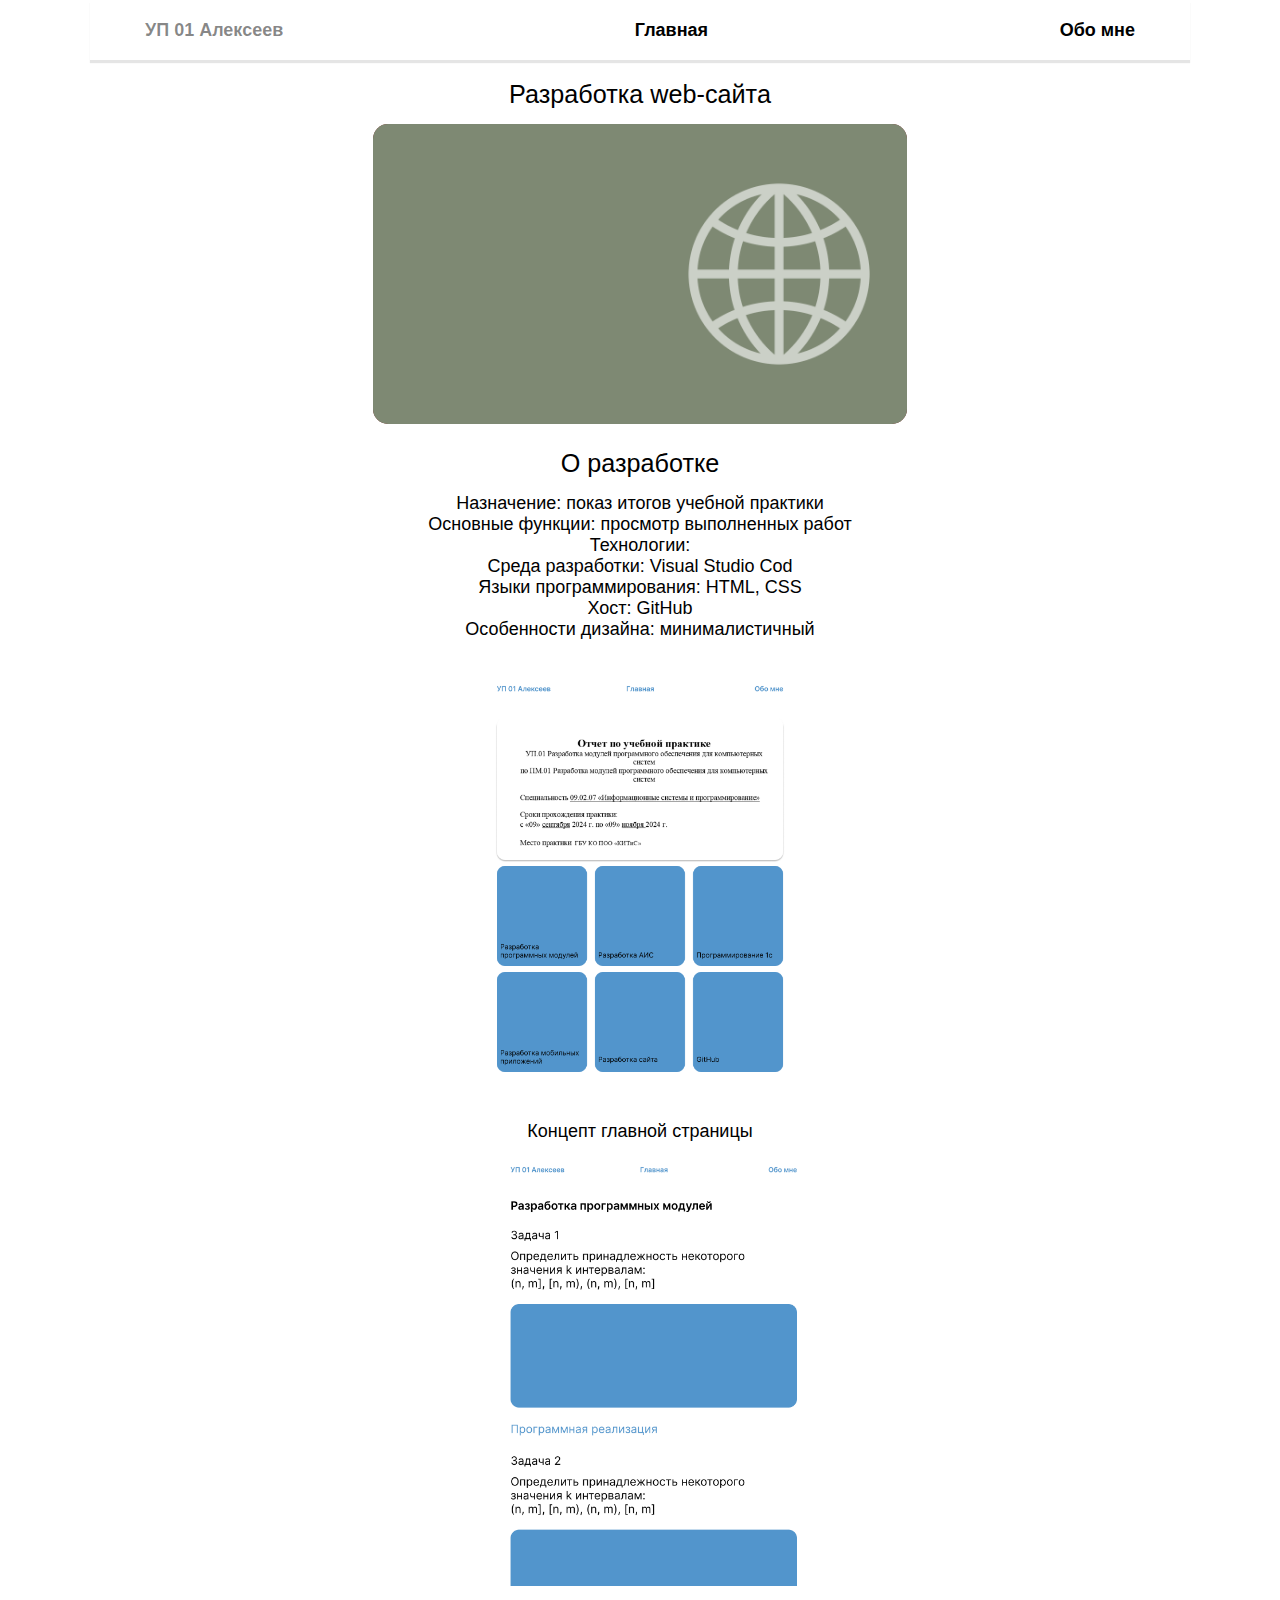
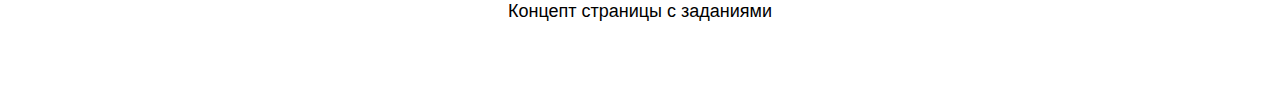
<file: web.html>
<!DOCTYPE html>
<html lang="en">
<head>
    <meta charset="UTF-8">
    <meta name="viewport" content="width=device-width, initial-scale=1.0">
    <title>УП 01 Алексеев - WEB</title>
    <link rel="stylesheet" href="css/main.css">
</head>
<body>
    <header class="menubar-shadow">
        <span class="menu-title">УП 01 Алексеев</span>
        <a href="index.html">
            <span class="main">Главная</span>
        </a>
        <a href="about_me.html">
            <span class="aboutMe">Обо мне</span>
        </a>
    </header>

    <div id="content" class="content">
        <ul class="task-list">
            <li>Разработка web-сайта</li>
            <img class="card-list" src="img/icons/web_icon.png">

            <div class="task">
                <ul class="task-list">
                    <li>О разработке</li>
                    
                    <li>
                        Назначение: показ итогов учебной практики<br/>
                        Основные функции: просмотр выполненных работ<br/>
                        Технологии:<br/>
                        Среда разработки: Visual Studio Cod<br/>
                        Языки программирования: HTML, CSS<br/>
                        Хост: GitHub<br/>
                        Особенности дизайна: минималистичный<br/>
                        <br/>
                    </li>
        
                    <li>
                        <img src="img/web/Main.png" alt="Picture" class="task-list-image">
                    </li>

                    <li>
                        Концепт главной страницы
                    </li>
        
                    <li>
                        <img src="img/web/Task.png" alt="Picture" class="task-list-image">
                    </li>
                    
                    <li>
                        Концепт страницы с заданиями<br/>
                        <br/>
                    </li>
                </ul>
            </div>
        </ul>
    </div>
</body>
</html>
</file>
<file: css/main.css>
* {
    margin: 0;
    padding: 0;
}

body {
    font-family: sans-serif;
    font-size: 18px;
}

a {
    text-decoration: none;
    font-size: 18px;
    color: #000000;
}

img {
    max-width: 100%;
}

.menu-title {
    color: #00000079;
}

.menubar {
    padding: 0 55px;
    display: flex;
    justify-content: space-between;
    max-width: 990px;
    align-items: center;
    height: 60px;
    margin: 0 auto;
    font-weight: 600;
}

.menubar-shadow {
    padding: 0 55px;
    display: flex;
    justify-content: space-between;
    max-width: 990px;
    align-items: center;
    height: 60px;
    margin: 0 auto;
    font-weight: 600;
    box-shadow: 0px 3px 1px rgba(0, 0, 0, 0.1);
    
}


.content {
    padding: 0 50px;
    max-width: 1000px;
    align-items: center;
    margin: 0 auto;
    display: flex;
    margin-bottom: 50px;
}

.title {
    font-weight: bold;
    margin-top: 50px;
    margin-left: 20px;
    width: 100%;
    background-color: rgb(51, 204, 20);
    
}


.grid-root {
    display: grid;
    grid-gap: 20px;
    width: 100%;
    grid-template-columns: 1fr 1fr 1fr;
}


.task-list {
    list-style-type: none;
    text-align: center;
    width: 100%;
}

.task-list li:first-child {
    font-size: 1.4em;
    margin-bottom: 15px;
    margin-top: 20px;
}


.text-url {
    color: #5295CC;
}


.task-list-image {
    display: block;
    margin-top: 15px;
    margin-bottom: 15px;
    margin-left: auto;
    margin-right: auto;
    max-width: 550px;
    height: auto;
}


.card-content {
    position: absolute;
    bottom: 0;
    margin: 0px;
    padding: 0 15px 15px;
}

.card-content a {
    color: aliceblue;
    position: relative;
}

.card-wrapper {
    vertical-align: baseline;
    color: aliceblue;
}

.card-thumbnail {
    width: 100%;
    height: 100%;
    position: relative;
}

.card {
    display: inline-block;
    position: relative;
    overflow: hidden;
    background-color: #7e2d2d;
    border-radius: 15px;
}

.card-list {
    grid-column-start: 1;
    grid-column-end: 4;
    display: inline-block;
    position: relative;
    overflow: hidden;
    background-color: #7e2d2d;
    border-radius: 15px;
    height: 300px;
    width: auto;
}

.bigCard {
    grid-column-start: 1;
    grid-column-end: 4;
    display: inline-block;
    position: relative;
    overflow: hidden;
    background-color: #7e2d2d;
    border-radius: 15px;
}
</file>
